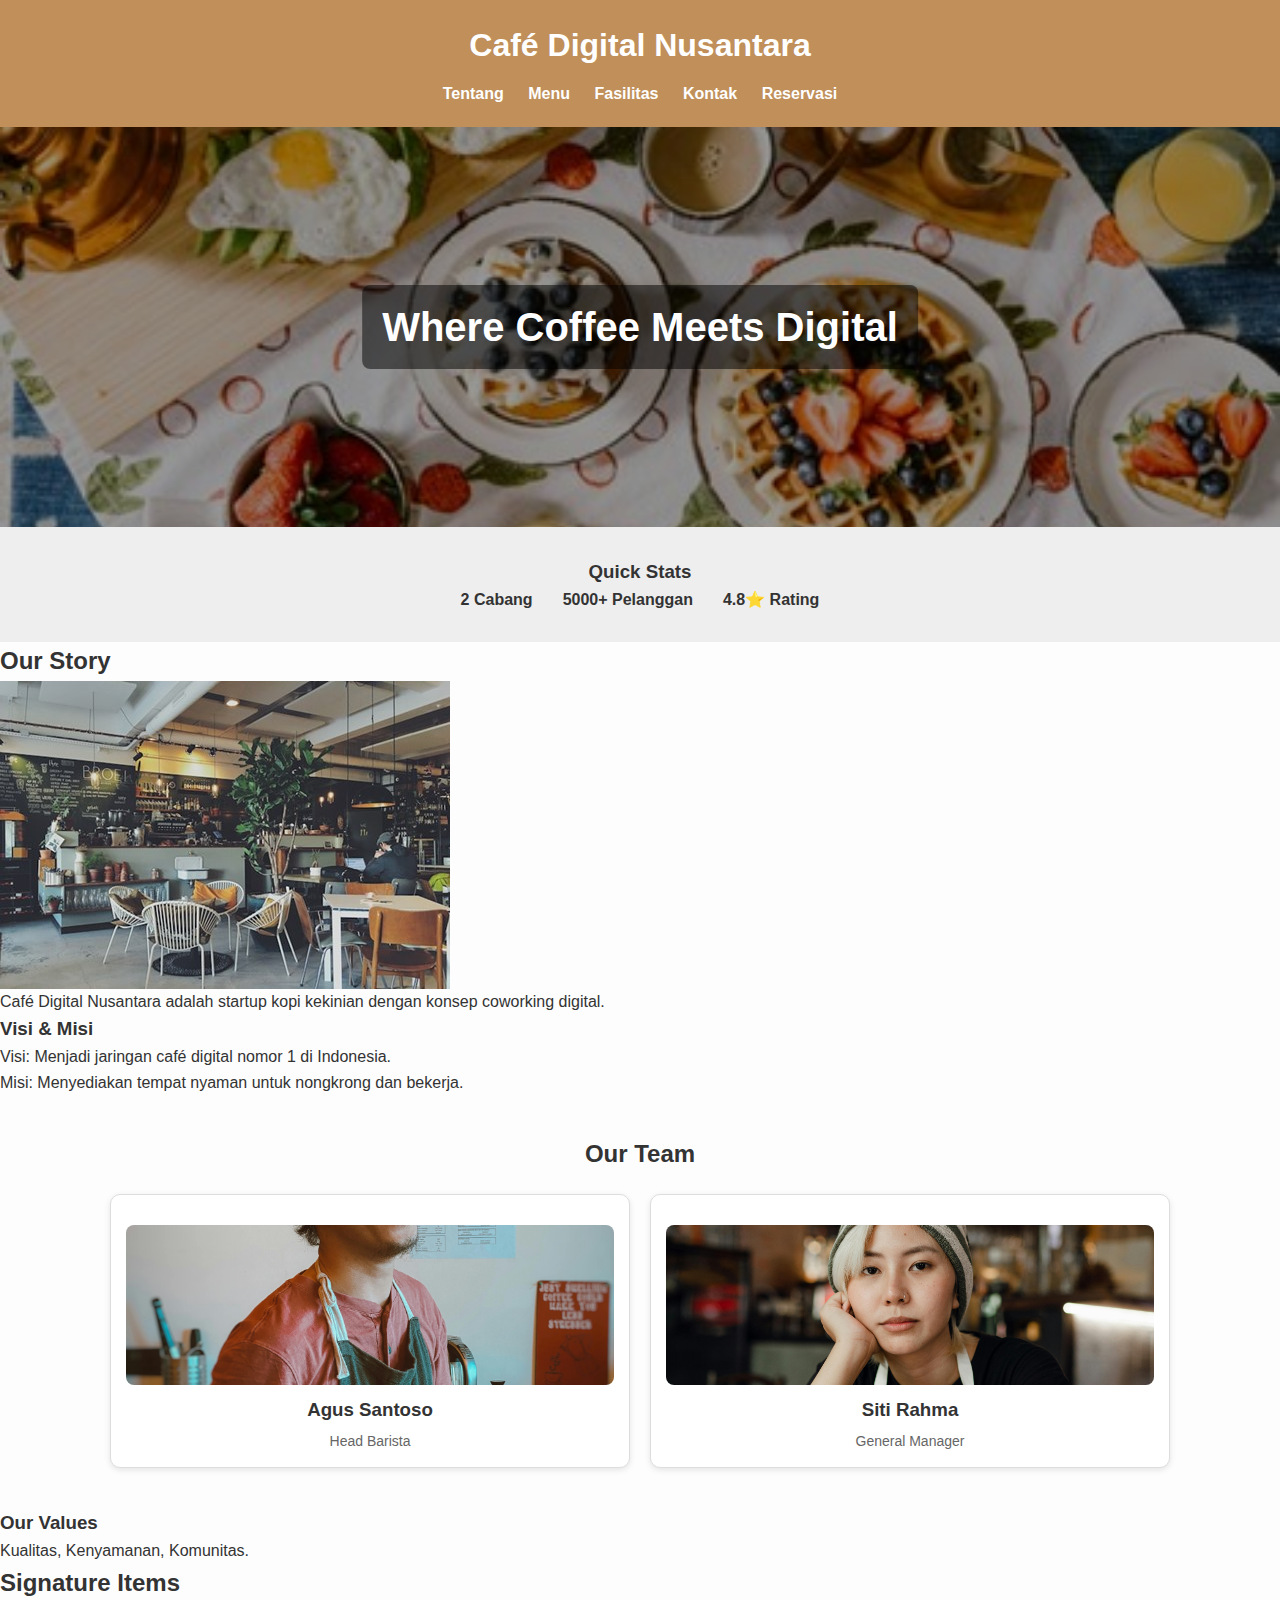
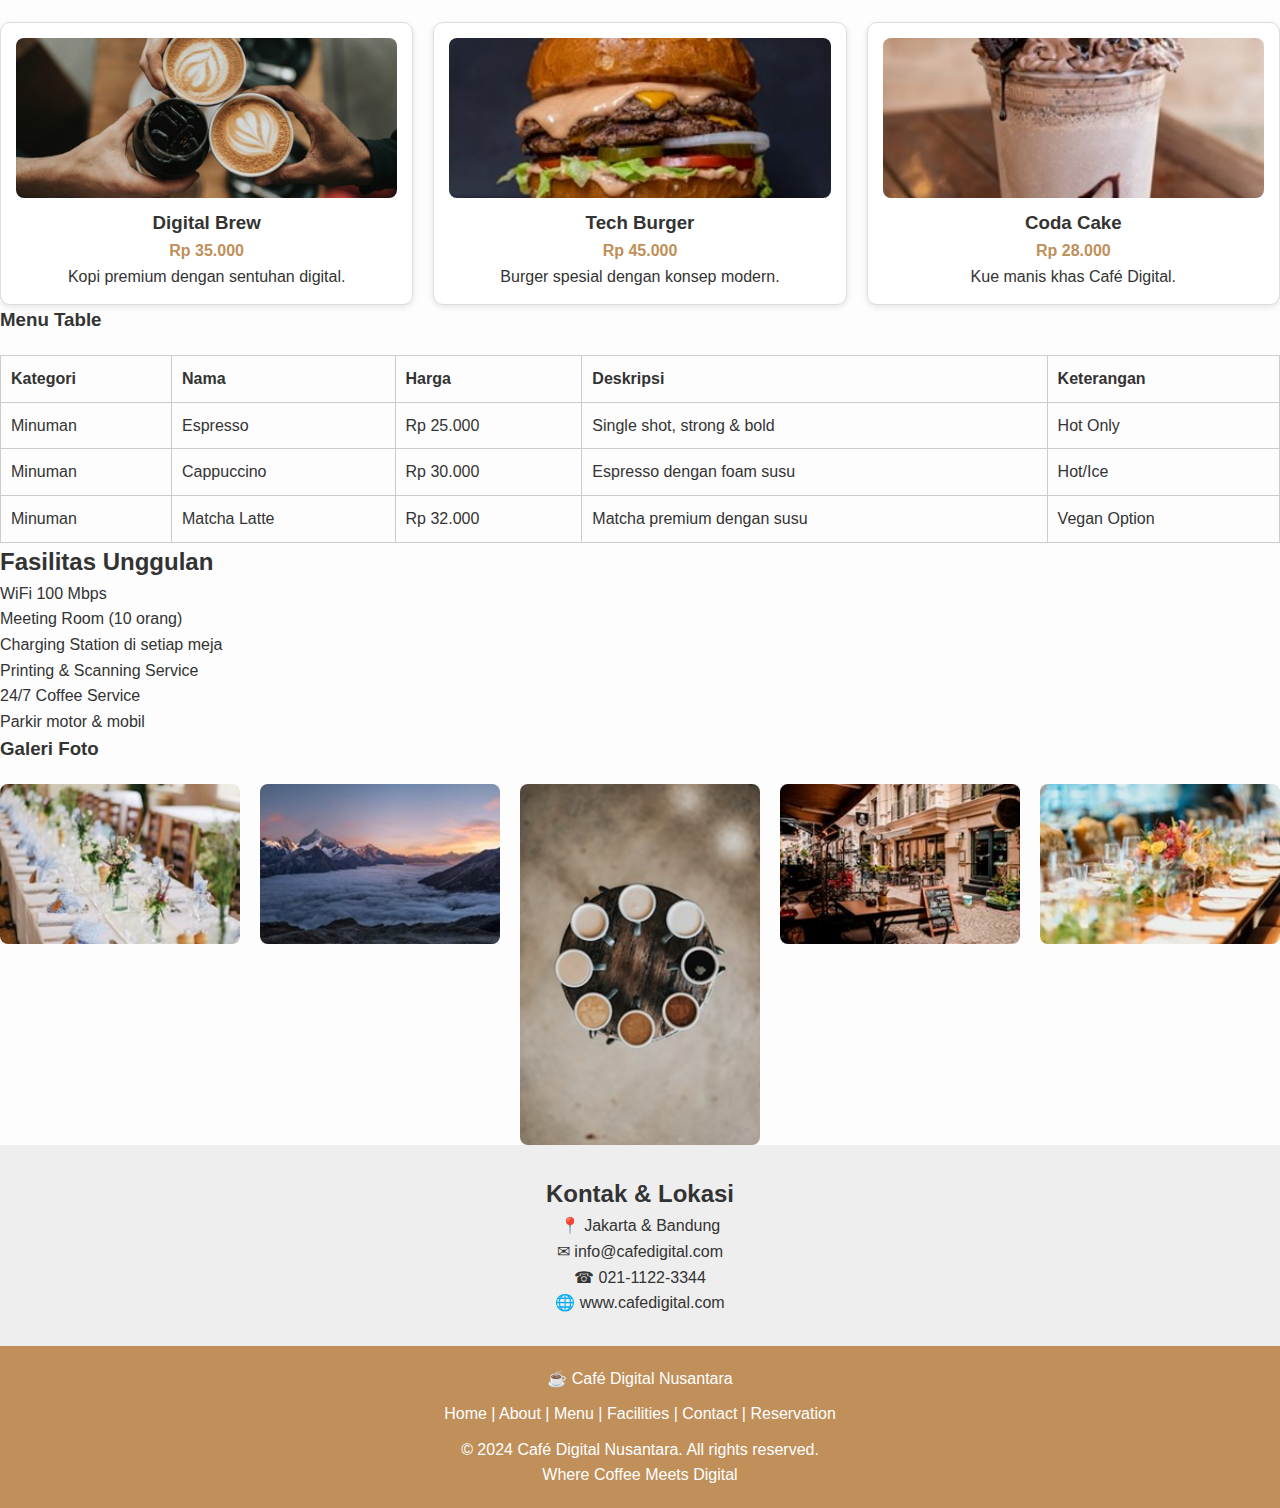
<file: uas_pemrograman_AgnaKhoerunnisa/index.html>
<!DOCTYPE html>
<html lang="id">
<head>
  <meta charset="UTF-8" />
  <meta name="viewport" content="width=device-width, initial-scale=1.0" />
  <title>Café Digital Nusantara</title>
  <link rel="stylesheet" href="style.css" />
</head>
<body>
  <header>
    <h1>Café Digital Nusantara</h1>
    <nav>
      <a href="#about">Tentang</a>
      <a href="#menu">Menu</a>
      <a href="#facilities">Fasilitas</a>
      <a href="#contact">Kontak</a>
      <a href="reservation.html">Reservasi</a>
    </nav>
  </header>

  <section id="hero">
    <img src="img/herocontent.jpg" alt="Café Estetik" />
    <h2>Where Coffee Meets Digital</h2>
  </section>

  <section id="stats">
    <h3>Quick Stats</h3>
    <ul>
      <li>2 Cabang</li>
      <li>5000+ Pelanggan</li>
      <li>4.8⭐ Rating</li>
    </ul>
  </section>

  <section id="about">
    <h2>Our Story</h2>
    <img src="img/G2.jpg" alt="Café Estetik" />
    <p>Café Digital Nusantara adalah startup kopi kekinian dengan konsep coworking digital.</p>
    <h3>Visi & Misi</h3>
    <ul>
      <li>Visi: Menjadi jaringan café digital nomor 1 di Indonesia.</li>
      <li>Misi: Menyediakan tempat nyaman untuk nongkrong dan bekerja.</li>
    </ul>

    <section id="team" class="section">
  <h2>Our Team</h2>
  <div class="team-grid">
    <div class="team-card">
      <img src="img/Agus.jpg" alt="Barista">
      <h3>Agus Santoso</h3>
      <p>Head Barista</p>
    </div>
    <div class="team-card">
      <img src="img/Siti.jpg" alt="Manager">
      <h3>Siti Rahma</h3>
      <p>General Manager</p>
  </div>
</section>

    <h3>Our Values</h3>
    <p>Kualitas, Kenyamanan, Komunitas.</p>
  </section>

    <section id="menu">
  <h2>Signature Items</h2>
  <div class="menu-grid">
    <div class="menu-card">
      <img src="img/Digital Brew.jpg" alt="Digital Brew">
      <h3>Digital Brew</h3>
      <p class="price">Rp 35.000</p>
      <p>Kopi premium dengan sentuhan digital.</p>
    </div>
    <div class="menu-card">
      <img src="img/tech Burger.jpg" alt="Tech Burger">
      <h3>Tech Burger</h3>
      <p class="price">Rp 45.000</p>
      <p>Burger spesial dengan konsep modern.</p>
    </div>
    <div class="menu-card">
      <img src="img/Code Cake.jpg" alt="Coda Cake">
      <h3>Coda Cake</h3>
      <p class="price">Rp 28.000</p>
      <p>Kue manis khas Café Digital.</p>
    </div>
  </div>
</section>

    <h3>Menu Table</h3>
    <table>
      <tr>
        <th>Kategori</th><th>Nama</th><th>Harga</th><th>Deskripsi</th><th>Keterangan</th>
      </tr>
      <tr>
        <td>Minuman</td><td>Espresso</td><td>Rp 25.000</td><td>Single shot, strong & bold</td><td>Hot Only</td>
      </tr>
      <tr>
        <td>Minuman</td><td>Cappuccino</td><td>Rp 30.000</td><td>Espresso dengan foam susu</td><td>Hot/Ice</td>
      </tr>
      <tr>
        <td>Minuman</td><td>Matcha Latte</td><td>Rp 32.000</td><td>Matcha premium dengan susu</td><td>Vegan Option</td>
      </tr>
    </table>
  </section>
    <section id="facilities"> 
        <h2>Fasilitas Unggulan</h2> 
        <ul> <li>WiFi 100 Mbps</li> 
            <li>Meeting Room (10 orang)</li> 
            <li>Charging Station di setiap meja</li> 
            <li>Printing & Scanning Service</li> 
            <li>24/7 Coffee Service</li>
             <li>Parkir motor & mobil</li> 
        </ul>

    <h3>Galeri Foto</h3>
    <div class="gallery">
      <img src="img/G3.jpg" alt="Fasilitas 1" />
      <img src="img/G4.jpg" alt="Fasilitas 2" />
      <img src="img/G5.jpg" alt="Fasilitas 3" />
      <img src="img/G6.jpg" alt="Fasilitas 4" />
      <img src="img/G7.jpg" alt="Fasilitas 5" />
    </div>
  </section>

  <section id="contact">
    <h2>Kontak & Lokasi</h2>
    <p>📍 Jakarta & Bandung</p>
    <p>✉ info@cafedigital.com</p>
    <p>☎ 021-1122-3344</p>
    <p>🌐 www.cafedigital.com</p>
  </section>

  <footer>
    <p>☕ Café Digital Nusantara</p>
    <nav>
      Home | About | Menu | Facilities | Contact | Reservation
    </nav>
    <p>© 2024 Café Digital Nusantara. All rights reserved.</p>
    <p>Where Coffee Meets Digital</p>
  </footer>
</body>
</html>
</file>
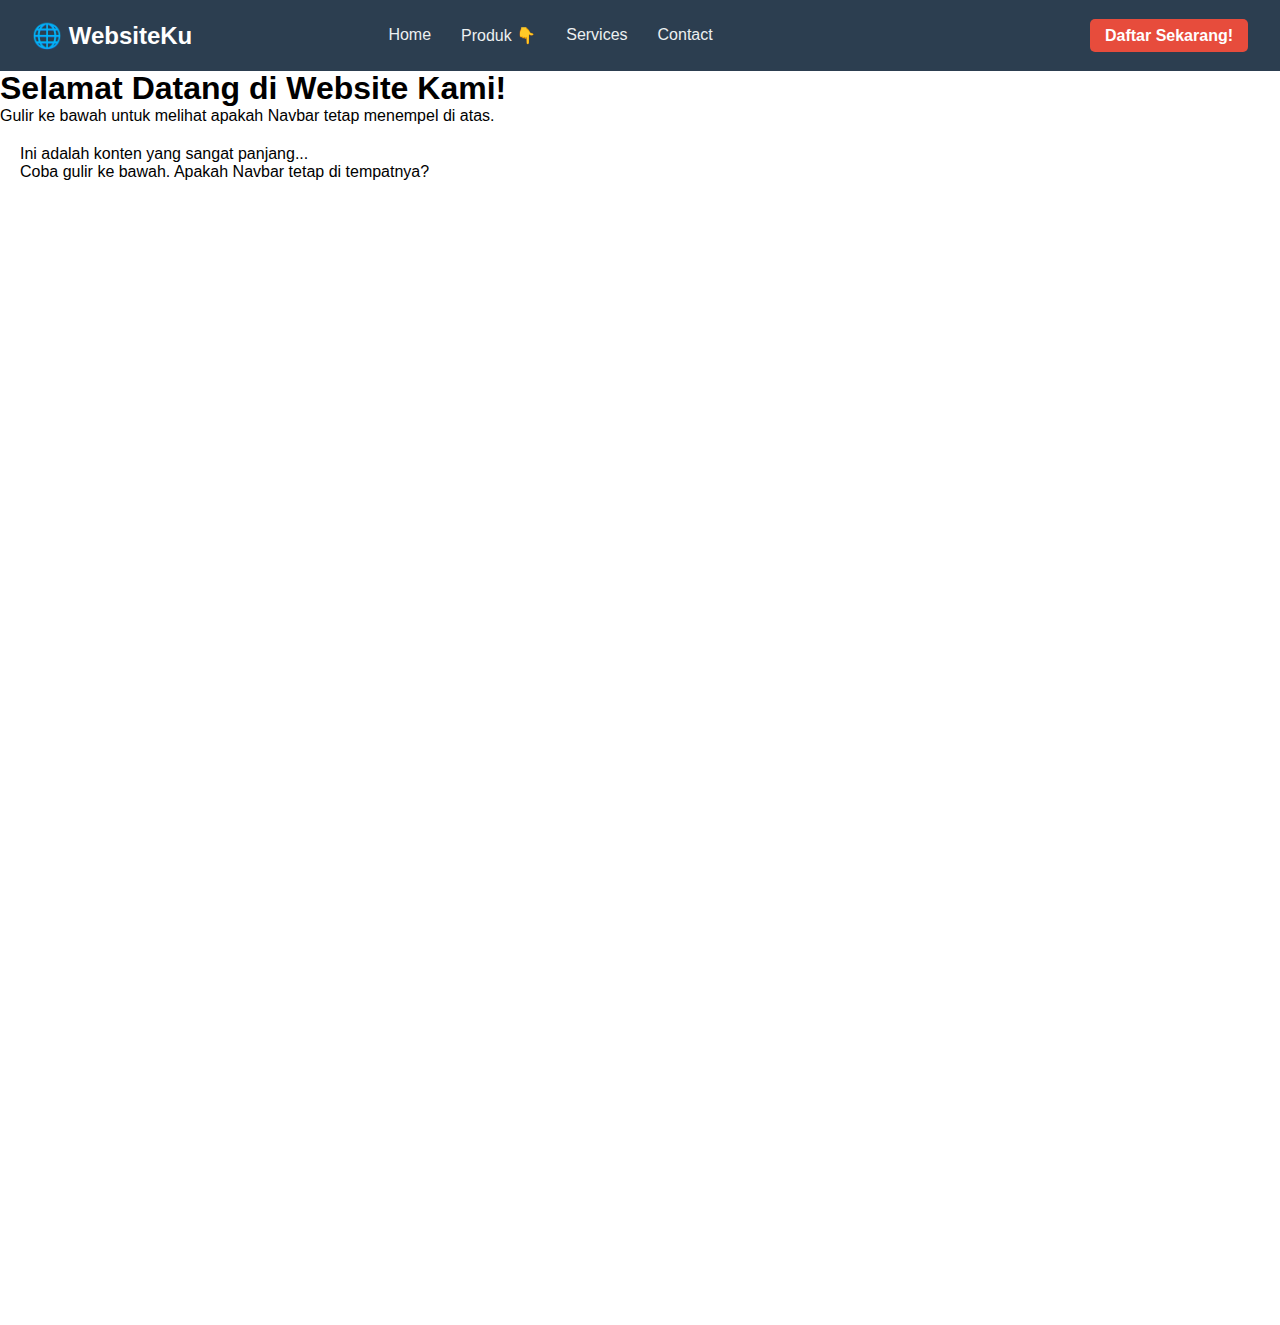
<file: Navbar_html/navbar.html>
<!DOCTYPE html>
<html lang="id">
<head>
    <meta charset="UTF-8">
    <meta name="viewport" content="width=device-width, initial-scale=1.0">
    <title>Dropdown Navbar Basic</title>
    
    <link rel="stylesheet" href="style.css"> 
</head>
<body>

    <nav class="navbar">
        <div class="logo">
            <a href="#">🌐 WebsiteKu</a>
        </div>
        
        <ul class="main-menu">
            <li><a href="#">Home</a></li>
            
            <li class="dropdown-parent">
                <a href="#">Produk 👇</a>
                
                <ul class="submenu">
                    <li><a href="#">Kategori A</a></li>
                    <li><a href="#">Kategori B</a></li>
                    <li><a href="#">Kategori C</a></li>
                </ul>
            </li>
            
            <li><a href="#">Services</a></li>
            <li><a href="#">Contact</a></li>
        </ul>
        <ul class="main-menu">
        </ul>
    
    <div class="nav-cta">
        <a href="#daftar" class="cta-button">
            Daftar Sekarang!
        </a>
    </div>
    </nav>
    <main>
        <h1>Selamat Datang di Website Kami!</h1>
        <p>Gulir ke bawah untuk melihat apakah Navbar tetap menempel di atas.</p>
        
        <div style="height: 1200px; padding: 20px;">
        <p>Ini adalah konten yang sangat panjang...</p>
        <p>Coba gulir ke bawah. Apakah Navbar tetap di tempatnya?</p>
        </div>
    </main>
</body>
</html>
</file>
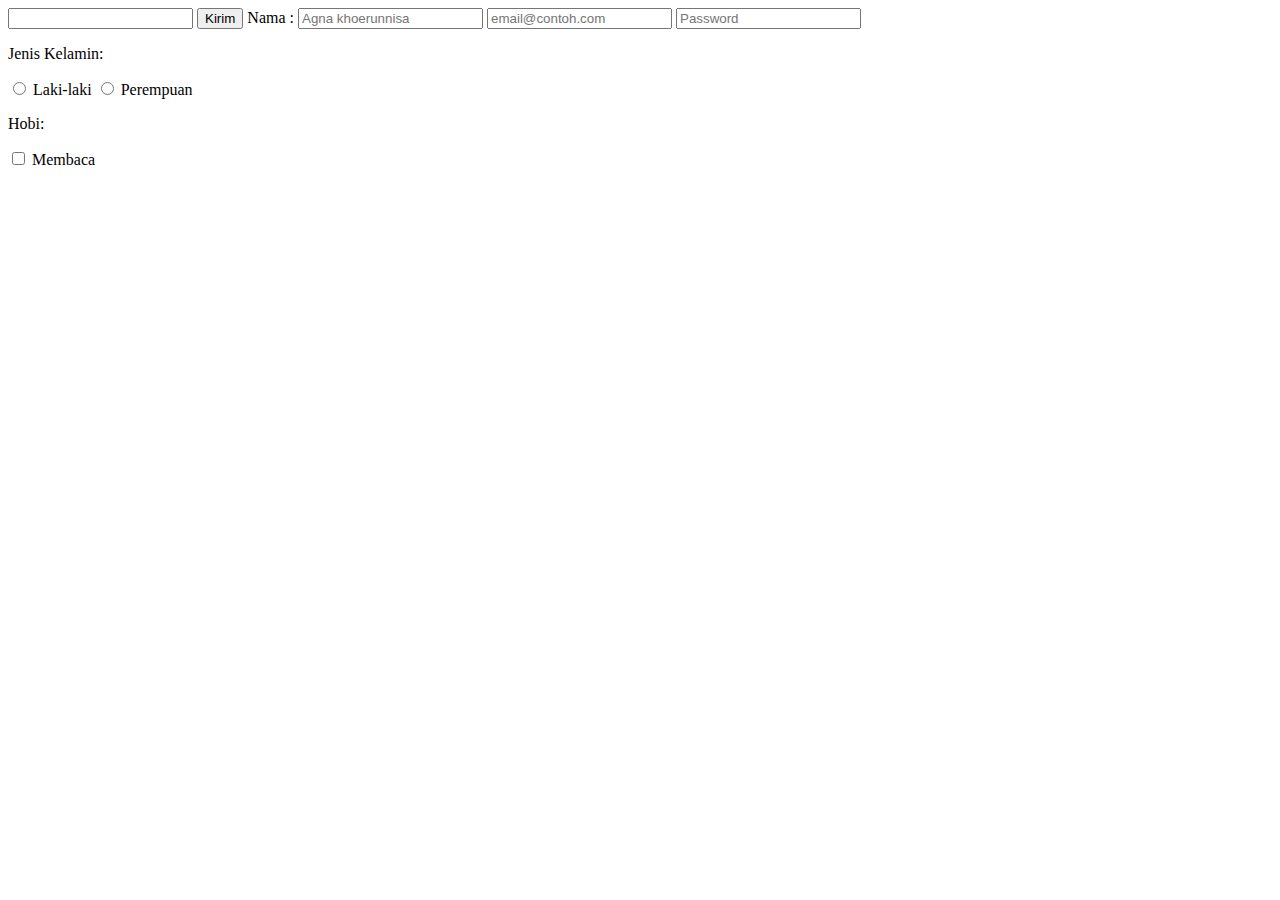
<file: tugas_formulir/index.form.html>
<!DOCTYPE html>
<html lang="id">
<head>
  <meta charset="UTF-8" />
  <meta name="viewport" content="width=device-width, initial-scale=1" />
  <title>Formulir Pendaftaran</title>
  <body>
    <head>
<from>
  <input type="text">
  <button>Kirim</button>
</form>
  <label for="nama">Nama :</label>
  <input type="text" id="nama" placeholder="Agna khoerunnisa">
  <!-- Untuk email (browser validasi format email) -->
  <input type="email" placeholder="email@contoh.com">
  <!-- Untuk password (tulisan jadi titik-titik) -->
  <input type="password" placeholder="Password">
  <!-- RADIO BUTTON = Pilih SATU saja (○) -->
  <p>Jenis Kelamin:</p>
  <input type="radio" id="pria" name="gender" value="laki-laki">
  <label for="pria">Laki-laki</label>

  <input type="radio" id="wanita" name="gender" value="perempuan">
  <label for="wanita">Perempuan</label>
  <!-- CHECKBOX = Pilih BANYAK (□) -->
  <p>Hobi:</p>
  <input type="checkbox" id="baca" name="hobi" value="membaca">
  <label for="baca">Membaca</label>

  <input type="checkbox" id="olahraga" name="hobi" value="ol
</file>
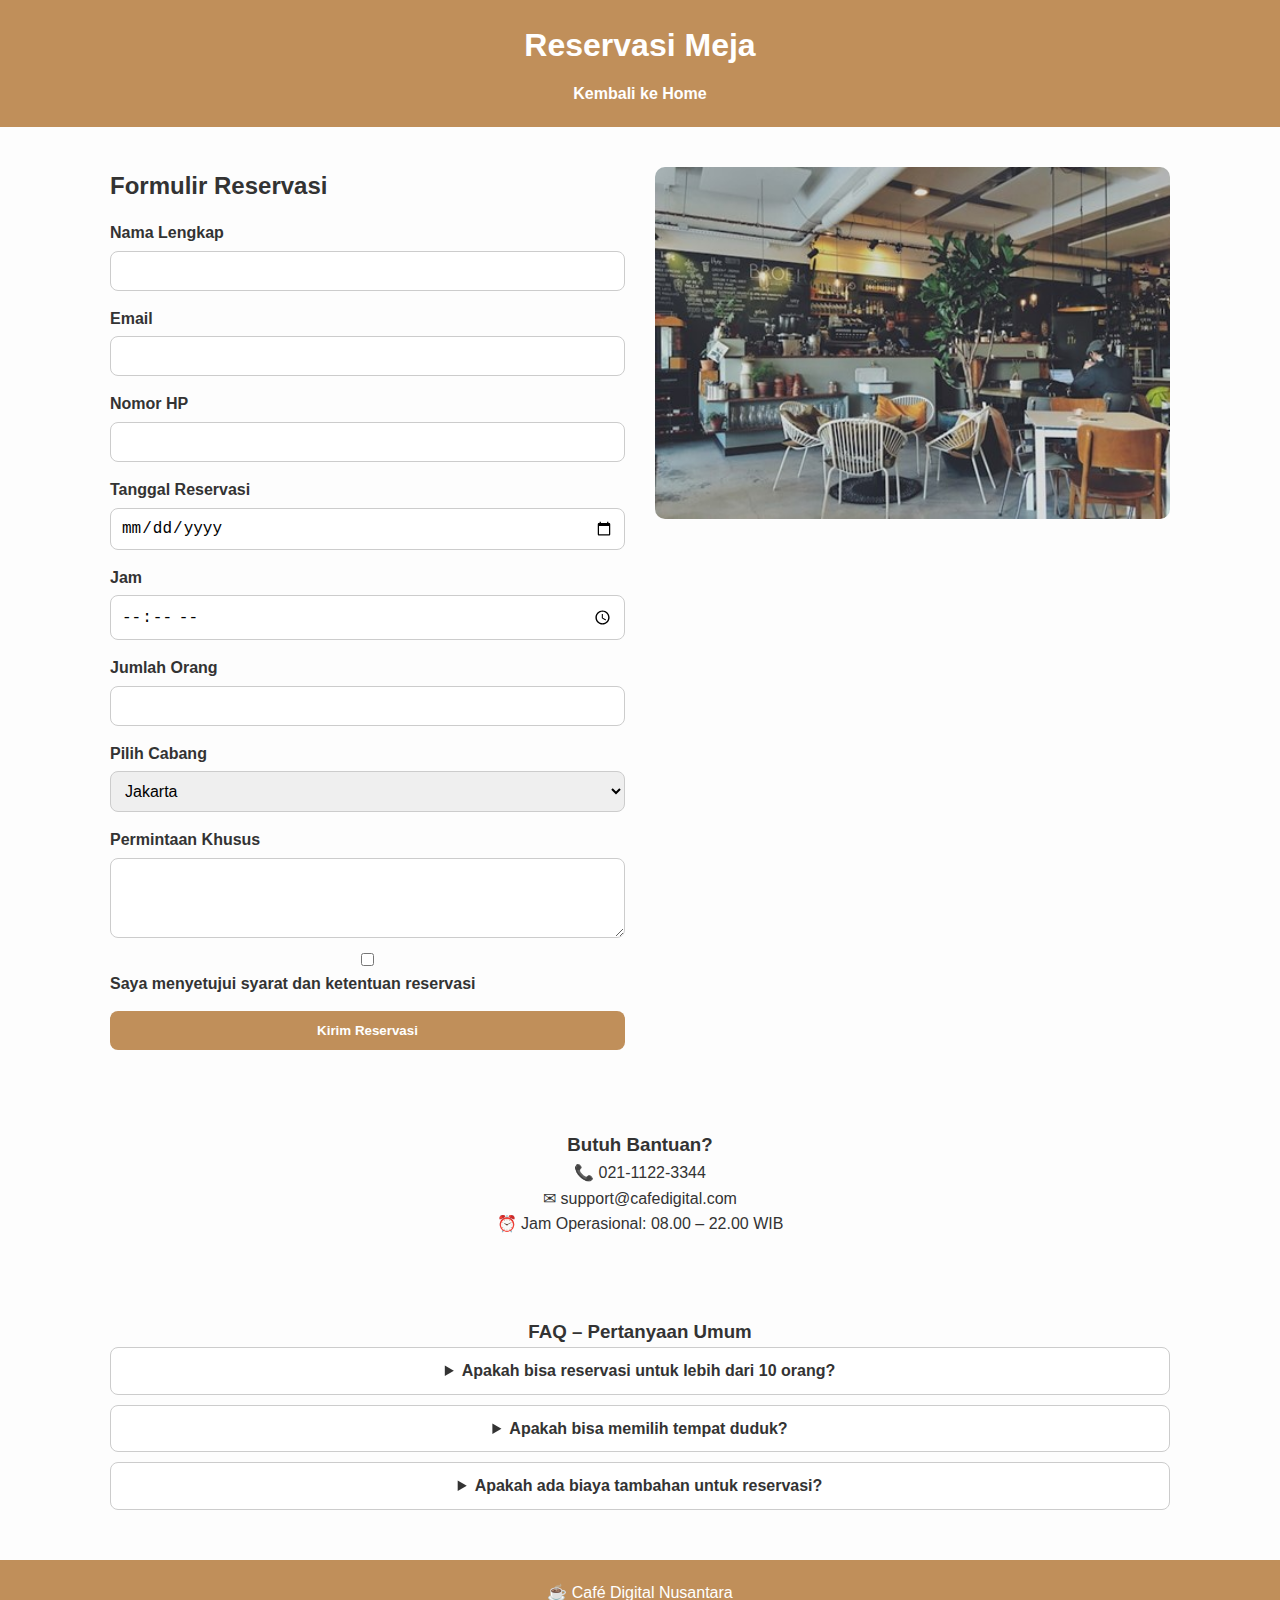
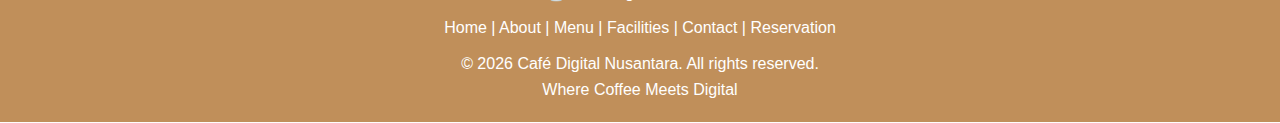
<file: uas_pemrograman_AgnaKhoerunnisa/reservation.html>
<!DOCTYPE html>
<html lang="id">
<head>
  <meta charset="UTF-8" />
  <meta name="viewport" content="width=device-width, initial-scale=1.0" />
  <title>Reservasi Meja – Café Digital Nusantara</title>
  <link rel="stylesheet" href="style.css" />
</head>
<body>
  <!-- Header -->
  <header>
    <h1>Reservasi Meja</h1>
    <nav>
      <a href="index.html">Kembali ke Home</a>
    </nav>
  </header>

  <!-- Form + Gambar -->
  <section id="reservation">
    <form class="form">
      <h2>Formulir Reservasi</h2>

      <label>Nama Lengkap
        <input type="text" name="nama" required />
      </label>

      <label>Email
        <input type="email" name="email" required />
      </label>

      <label>Nomor HP
        <input type="tel" name="phone" required />
      </label>

      <label>Tanggal Reservasi
        <input type="date" name="tanggal" />
      </label>

      <label>Jam
        <input type="time" name="jam" />
      </label>

      <label>Jumlah Orang
        <input type="number" name="jumlah" min="1" max="10" />
      </label>

      <label>Pilih Cabang
        <select name="cabang">
          <option value="Jakarta">Jakarta</option>
          <option value="Bandung">Bandung</option>
        </select>
      </label>

      <label>Permintaan Khusus
        <textarea name="pesan"></textarea>
      </label>

      <label>
        <input type="checkbox" required />
        Saya menyetujui syarat dan ketentuan reservasi
      </label>

      <button type="submit">Kirim Reservasi</button>
    </form>

    <img src="img/G2.jpg" alt="Reservasi Café" />
  </section>

  <!-- Contact Support -->
  <section class="contact-support">
    <h3>Butuh Bantuan?</h3>
    <p>📞 021-1122-3344</p>
    <p>✉ support@cafedigital.com</p>
    <p>⏰ Jam Operasional: 08.00 – 22.00 WIB</p>
  </section>

  <!-- FAQ -->
  <section class="faq">
    <h3>FAQ – Pertanyaan Umum</h3>

    <details>
      <summary>Apakah bisa reservasi untuk lebih dari 10 orang?</summary>
      <p>Silakan hubungi support untuk reservasi grup besar atau event khusus.</p>
    </details>

    <details>
      <summary>Apakah bisa memilih tempat duduk?</summary>
      <p>Tempat duduk akan disesuaikan dengan ketersediaan saat kedatangan.</p>
    </details>

    <details>
      <summary>Apakah ada biaya tambahan untuk reservasi?</summary>
      <p>Tidak ada biaya tambahan. Reservasi gratis tanpa minimum pembelian.</p>
    </details>
  </section>

  <!-- Footer -->
  <footer>
    <p>☕ Café Digital Nusantara</p>
    <nav>
      Home | About | Menu | Facilities | Contact | Reservation
    </nav>
    <p>© 2026 Café Digital Nusantara. All rights reserved.</p>
    <p>Where Coffee Meets Digital</p>
  </footer>
</body>
</html>
</file>
<file: uas_pemrograman_AgnaKhoerunnisa/style.css>
/* Reset dasar */
* {
  margin: 0;
  padding: 0;
  box-sizing: border-box;
}

body {
  font-family: Arial, sans-serif;
  line-height: 1.6;
  background: #fdfdfd;
  color: #333;
}

/* Header & Navbar */
header {
  background: #c08f5a; /* nuansa kopi */
  color: #fff;
  padding: 20px;
  text-align: center;
}

header h1 {
  margin-bottom: 10px;
}

nav a {
  margin: 0 10px;
  color: #fff;
  text-decoration: none;
  font-weight: bold;
}

nav a:hover {
  text-decoration: underline;
}

/* Hero Section */
#hero {
  position: relative;
  text-align: center;
  color: #fff;
}

#hero img {
  width: 100%;
  height: 400px;
  object-fit: cover;
  filter: brightness(0.6);
}

#hero h2 {
  position: absolute;
  top: 50%;
  left: 50%;
  transform: translate(-50%, -50%);
  font-size: 2.5rem;
  background: rgba(0,0,0,0.5);
  padding: 10px 20px;
  border-radius: 8px;
}

/* Stats */
#stats {
  text-align: center;
  padding: 30px;
  background: #eee;
}

#stats ul {
  list-style: none;
  display: flex;
  justify-content: center;
  gap: 30px;
  font-weight: bold;
}

/* Section umum */
.section {
  padding: 40px 20px;
  text-align: center;
}

.section img {
  max-width: 100%;
  height: auto;
  border-radius: 10px;
  margin: 15px 0;
}

/* Team Grid */
.team-grid {
  display: grid;
  grid-template-columns: repeat(auto-fit, minmax(220px, 1fr));
  gap: 20px;
  margin-top: 20px;
}

.team-card {
  background: #fff;
  border: 1px solid #ddd;
  border-radius: 10px;
  text-align: center;
  padding: 15px;
  box-shadow: 0 2px 6px rgba(0,0,0,0.1);
}

.team-card img {
  width: 100%;
  height: 200px;
  object-fit: cover;
  border-radius: 8px;
  margin-bottom: 10px;
}

.team-card h3 {
  margin: 5px 0;
}

.team-card p {
  color: #666;
  font-size: 14px;
}

/* Menu Grid */
.menu-grid {
  display: grid;
  grid-template-columns: repeat(auto-fit, minmax(220px, 1fr));
  gap: 20px;
  margin-top: 20px;
}

.menu-card {
  background: #fff;
  border: 1px solid #ddd;
  border-radius: 10px;
  text-align: center;
  padding: 15px;
  box-shadow: 0 2px 6px rgba(0,0,0,0.1);
}

.menu-card img {
  width: 100%;
  height: 160px;
  object-fit: cover;
  border-radius: 8px;
  margin-bottom: 10px;
}

.price {
  font-weight: bold;
  color: #c08f5a;
}

/* Menu Table */
table {
  width: 100%;
  border-collapse: collapse;
  margin-top: 20px;
}

table, th, td {
  border: 1px solid #ccc;
}

th, td {
  padding: 10px;
  text-align: left;
}

/* Facilities Grid */
.facilities-grid {
  display: grid;
  grid-template-columns: repeat(auto-fit, minmax(180px, 1fr));
  gap: 20px;
  margin-top: 20px;
}

.facility-card {
  background: #fff;
  border: 1px solid #ddd;
  border-radius: 10px;
  text-align: center;
  padding: 15px;
  box-shadow: 0 2px 6px rgba(0,0,0,0.1);
}

.facility-card img {
  width: 100%;
  height: 120px;
  object-fit: cover;
  border-radius: 8px;
  margin-bottom: 10px;
}

.facility-card h3 {
  font-size: 16px;
  color: #333;
}

/* Gallery */
.gallery {
  display: grid;
  grid-template-columns: repeat(auto-fit, minmax(150px, 1fr));
  gap: 10px;
  margin-top: 20px;
}

.gallery img {
  width: 100%;
  height: auto;
  border-radius: 8px;
}

/* Contact */
#contact {
  background: #eee;
  padding: 30px;
  text-align: center;
}

/* Footer */
footer {
  background: #c08f5a;
  color: #fff;
  text-align: center;
  padding: 20px;
}

footer nav {
  margin: 10px 0;
}

/* Batasi lebar konten agar tidak melebar */
.section {
  max-width: 1100px;
  margin: auto;
  padding: 40px 20px;
}

/* Pastikan gambar tidak melebihi layar */
img {
  max-width: 100%;
  height: auto;
  display: block;
}

/* Hindari scroll horizontal */
body {
  overflow-x: hidden;
}

/* Untuk grid card (menu, team, fasilitas) */
.menu-grid, .team-grid, .facilities-grid, .gallery {
  display: grid;
  grid-template-columns: repeat(auto-fit, minmax(220px, 1fr));
  gap: 20px;
  margin-top: 20px;
}

/* Untuk card */
.menu-card, .team-card, .facility-card {
  background: #fff;
  border: 1px solid #ddd;
  border-radius: 10px;
  padding: 15px;
  text-align: center;
  box-shadow: 0 2px 6px rgba(0,0,0,0.1);
}

/* Gambar dalam card */
.menu-card img, .team-card img, .facility-card img {
  width: 100%;
  height: 160px;
  object-fit: cover;
  border-radius: 8px;
}

/* === RESERVATION PAGE === */
#reservation {
  max-width: 1100px;
  margin: auto;
  padding: 40px 20px;
  display: grid;
  grid-template-columns: 1fr 1fr;
  gap: 30px;
  align-items: start;
}

.form {
  display: grid;
  gap: 15px;
}

.form label {
  display: grid;
  gap: 5px;
  text-align: left;
  font-weight: bold;
}

.form input,
.form select,
.form textarea {
  padding: 10px;
  border-radius: 8px;
  border: 1px solid #ccc;
  font-size: 16px;
}

.form textarea {
  resize: vertical;
  min-height: 80px;
}

.form button {
  background: #c08f5a;
  color: #fff;
  border: none;
  padding: 12px;
  border-radius: 8px;
  font-weight: bold;
  cursor: pointer;
}

.form button:hover {
  background: #a87445;
}

#reservation img {
  width: 100%;
  height: auto;
  border-radius: 10px;
  object-fit: cover;
}

.contact-support,
.faq {
  max-width: 1100px;
  margin: auto;
  padding: 40px 20px;
  text-align: center;
}

.faq details {
  background: #fff;
  border: 1px solid #ccc;
  border-radius: 8px;
  padding: 10px 15px;
  margin-bottom: 10px;
}

.faq summary {
  font-weight: bold;
  cursor: pointer;
}

/* Responsive untuk reservasi */
@media (max-width: 768px) {
  #reservation {
    grid-template-columns: 1fr;
  }

  .form button {
    width: 100%;
  }
}
</file>
<file: Navbar_html/style.css>
/* --- RESET DASAR --- */
* {
    margin: 0;
    padding: 0;
    box-sizing: border-box; 
    font-family: Arial, sans-serif;
}
a {
    text-decoration: none;
}

body {
    /* RUANG KOSONG untuk mengatasi overlap fixed navbar */
    padding-top: 70px; 
}

/* A. NAVBAR LAYOUT */
.navbar {
    /* Kunci Flexbox: Menjadikan item sejajar horizontal */
    display: flex; 
    justify-content: space-between; 
    align-items: center;
    background-color: #2c3e50;
    padding: 1rem 2rem;
    color: white;

    /* == ATURAN FIXED BARU == */
    position: fixed;   /* Kunci 1: Membuat posisi tetap pada viewport */
    top: 0;            /* Kunci 2: Menempel di bagian atas viewport */
    left: 0;
    width: 100%;       /* Kunci 3: Mengisi seluruh lebar viewport */
    z-index: 100;      /* Pastikan Navbar selalu di atas semua elemen lain */
    /* ======================= */
}
.logo a {
    color: white;
    font-size: 1.5rem;
    font-weight: bold;
}

/* B. MENU UTAMA */
.main-menu {
    /* Kunci Flexbox: Membuat LI menu utama sejajar */
    display: flex; 
    list-style: none; /* Hilangkan bullet */
}
.main-menu a {
    display: block; 
    padding: 10px 15px;
    color: #ecf0f1;
}
.main-menu a:hover {
    background-color: #3498db;
}

/* 1. DROPDOWN PARENT */
.dropdown-parent {
    list-style: none;
    /* Kunci Positioning 1: Membuat LI ini menjadi jangkar untuk sub-menu. */
    position: relative; 
}

/* 2. SUBMENU (Yang akan disembunyikan) */
.submenu {
    list-style: none;
    /* Kunci Positioning 2: Membuat sub-menu 'melayang' di atas konten lain. */
    position: absolute; 
    /* Tempatkan tepat 100% dari tinggi parent (di bawahnya) */
    top: 100%; 
    left: 0;
    min-width: 150px;
    background-color: #34495e;
    
    /* Kunci Display 1: Default-nya sembunyikan! */
    display: none; 
    z-index: 10; 
}

/* 3. AKSI HOVER */
.dropdown-parent:hover .submenu {
    /* Kunci Display 2: Tampilkan sub-menu hanya ketika kursor di atas parent. */
    display: block; 
}

/* Styling Sub-menu Links */
.submenu li a {
    color: white;
    padding: 10px 15px;
    border-top: 1px solid #4d657a;
}
.submenu li a:hover {
    background-color: #5d81a5;
}

/* --- Styling CTA Button --- */
.cta-button {
    /* Gaya Visual */
    background-color: #e74c3c; /* Warna Merah Kontras */
    color: white;
    font-weight: bold;
    
    /* Ukuran dan Bentuk */
    padding: 8px 15px; /* Jarak di dalam tombol */
    border-radius: 5px; /* Sudut membulat */
    
    /* Efek Hover */
    transition: background-color 0.3s ease;
}

.cta-button:hover {
    background-color: #c0392b; /* Warna sedikit lebih gelap saat di-hover */
}

/* Memastikan tombol tidak memiliki style link bawaan */
.nav-cta a {
    text-decoration: none; 
}

.menu-tugas {
    display: flex;
    gap: 20px;
}

.form-container {
  max-width: 500px;
  margin: 40px auto;
  background: white;
  padding: 30px;
  border-radius: 10px;
  box-shadow: 0 2px 10px rgba(0,0,0,0.1);
}


.form-label {
  display: block;
  margin-bottom: 8px;
  font-weight: bold;
  color: #333;
}

.button-group {
            display: flex;
            gap: 15px;
            margin-top: 25px;
        }
        
        .button-group button {
            flex: 1;
        }
        

.form-input {
  width: 100%;
  padding: 12px;
  border: 2px solid #ddd;
  border-radius: 6px;
  font-size: 16px;
}

.form-input:focus {
  outline: none;
  border-color: #3498db;
  box-shadow: 0 0 0 3px rgba(52, 152, 219, 0.2);
}

.form-input::placeholder {
  color: #999;
  font-style: italic;
}

.form-select {
  width: 100%;
  padding: 12px;
  border: 2px solid #ddd;
  border-radius: 6px;
  font-size: 16px;
  background-color: white;
  cursor: pointer;
}

.form-textarea {
  width: 100%;
  padding: 12px;
  border: 2px solid #ddd;
  border-radius: 6px;
  font-size: 16px;
  resize: vertical;
  min-height: 100px;
}

.form-button {
  width: 100%;
  padding: 14px;
  background-color: #3498db;
  color: white;
  border: none;
  border-radius: 6px;
  font-size: 16px;
  font-weight: bold;
  cursor: pointer;
}
/* HOVER = Saat kursor di atas */

.form-button:hover {
  background-color: #2980b9;
}

/* ACTIVE = Saat diklik (tahan mouse) */
.form-button:active {
  transform: translateY(2px);
}

/* VALID = Input sudah benar */
.form-input:valid {
  border-color: #2ecc71; /* Hijau */
}

/* INVALID = Input salah/required tapi kosong */
.form-input:invalid {
  border-color: #e74c3c; /* Merah */
}

/* Pesan error */
.error-text {
  color: #e74c3c;
  font-size: 14px;
  margin-top: 5px;
  display: none;
}

.form-input:invalid + .error-text {
  display: block;
}
/* FORM GROUP = Kelompok 1 label + 1 input */

.form-group {
  margin-bottom: 20px;
}

/* FORM ROW = Beberapa input sejajar */
.form-row {
  display: flex;
  gap: 15px;
}

.form-row .form-group {
  flex: 1;
}
/* Style DASAR untuk MOBILE (HP) */
.form-container {
  padding: 20px;
  margin: 20px;
}

/* TABLET (≥768px) */
@media (min-width: 768px) {
  .form-container {
    padding: 30px;
    margin: 40px auto;
  }
}

/* DESKTOP (≥1024px) */
@media (min-width: 1024px) {
  .form-container {
    max-width: 600px;
  }
}
</file>
